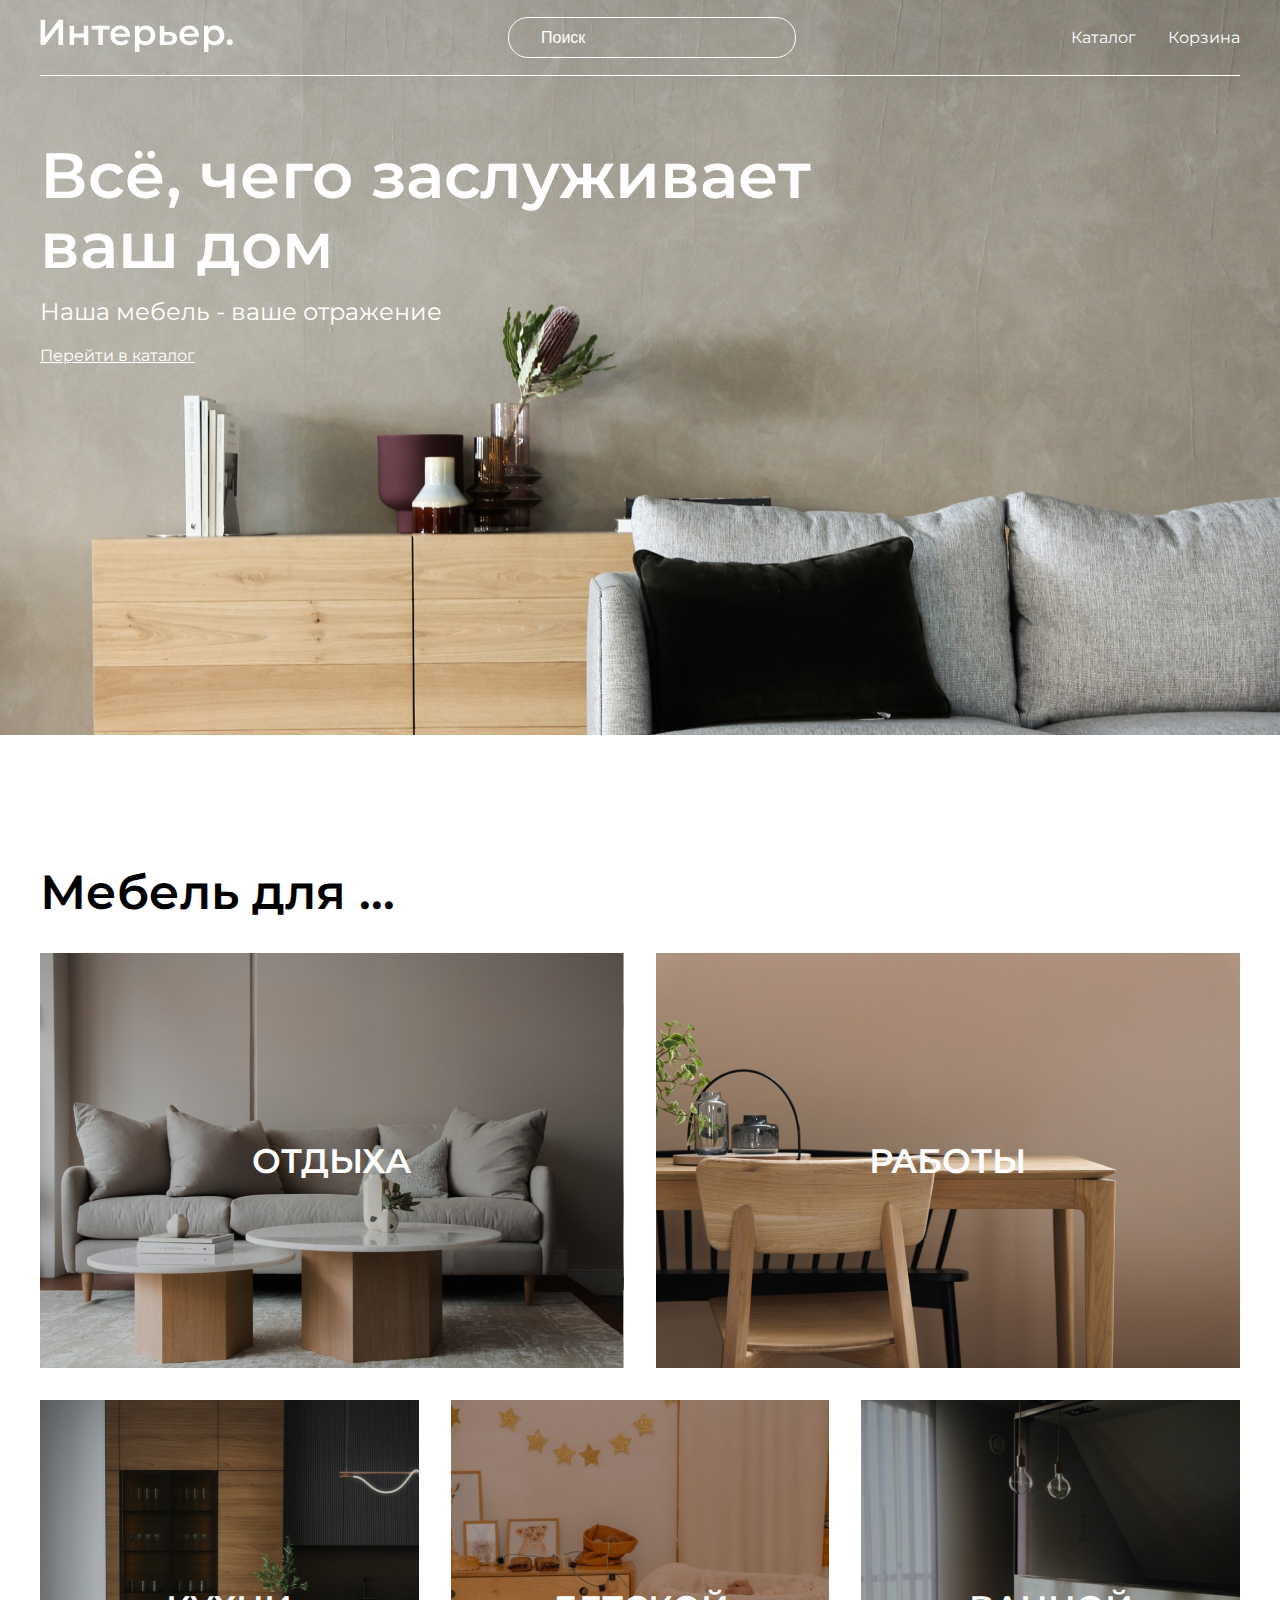
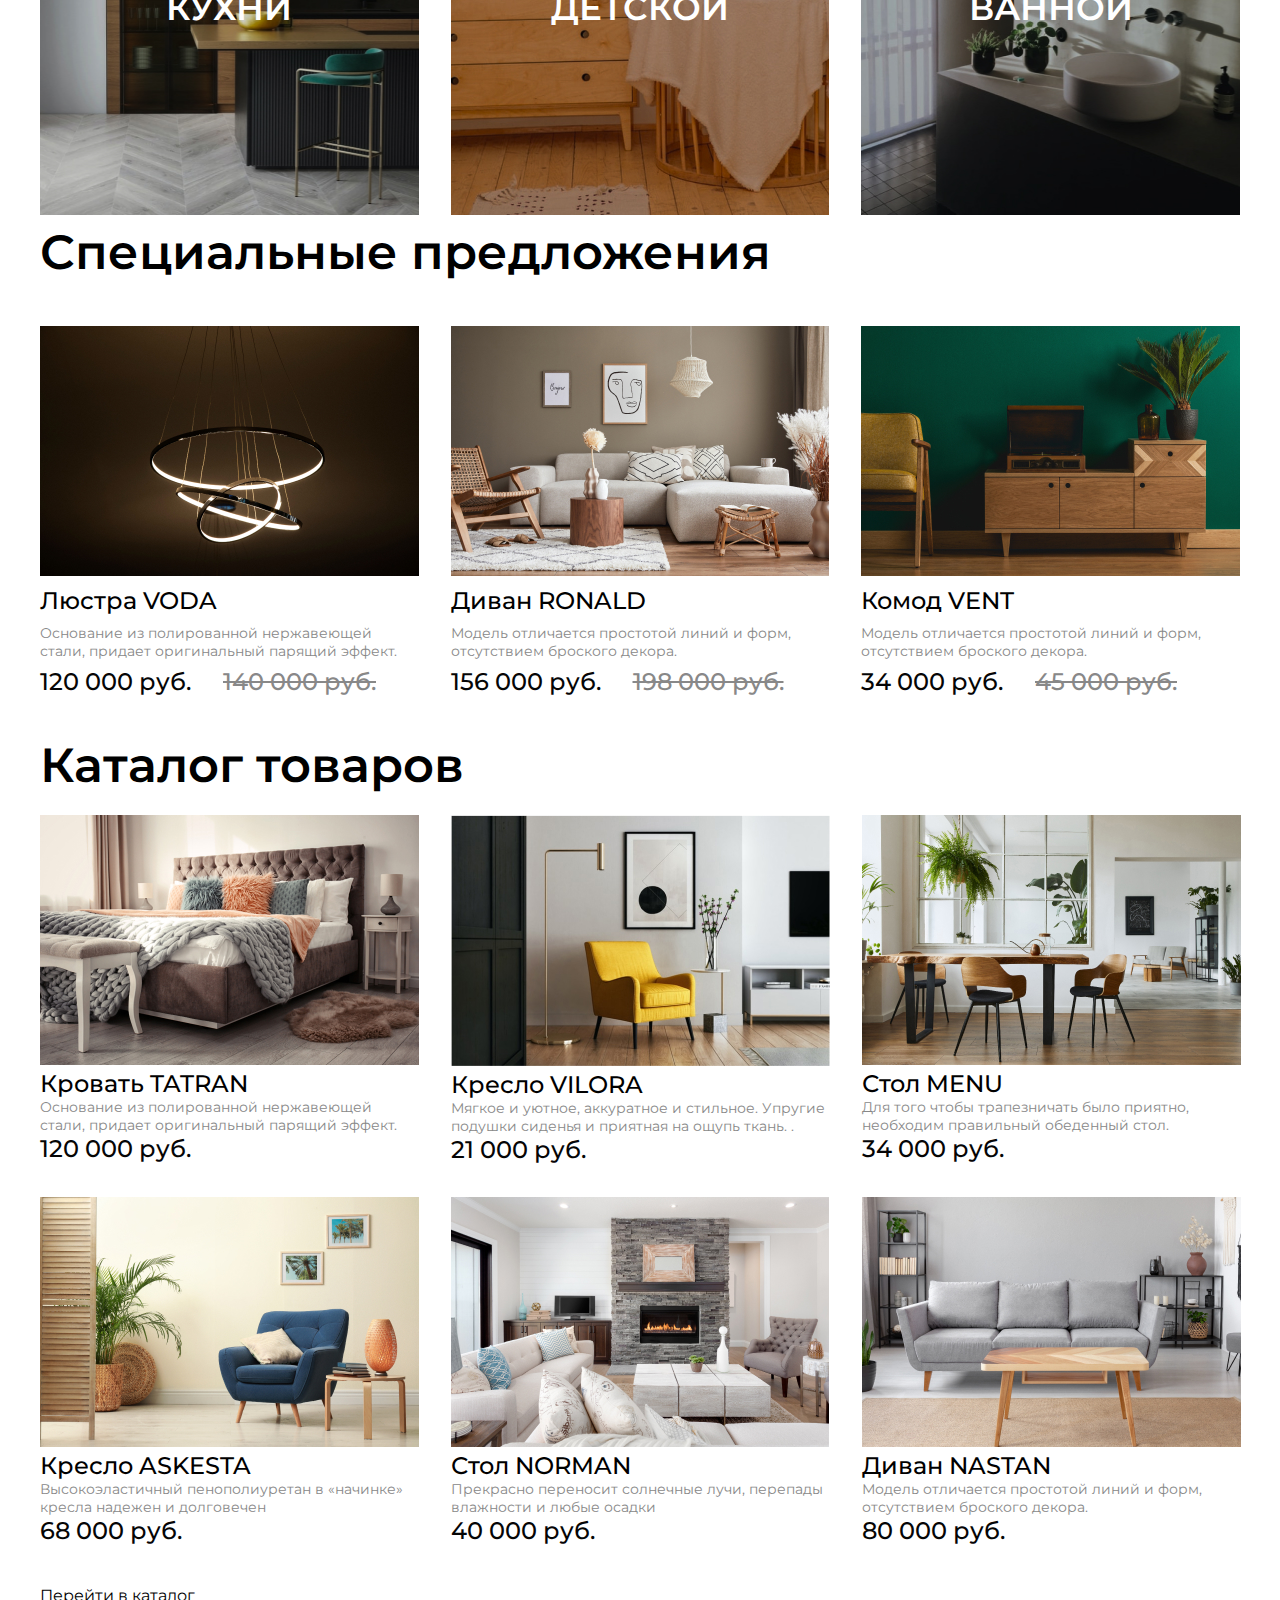
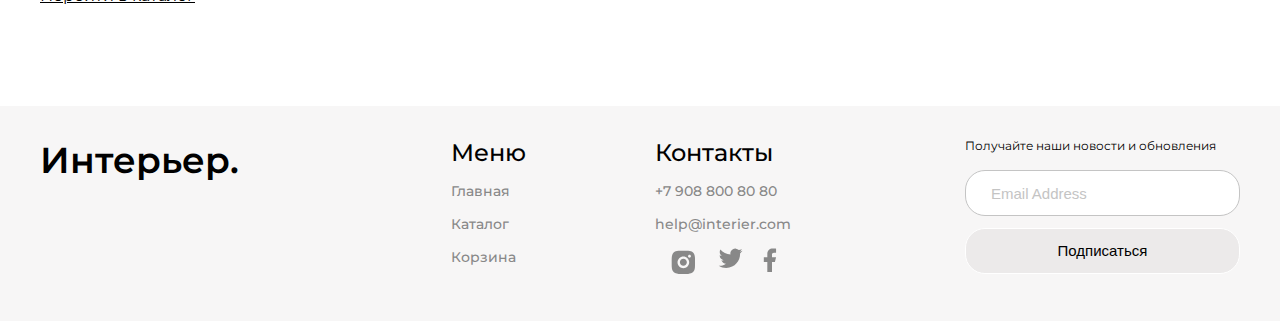
<file: index.html>
<!DOCTYPE html>
<html lang="ru">

<head>
    <meta charset="UTF-8">
    <meta name="viewport" content="width=device-width, initial-scale=1.0">
    <title>Главная страница</title>
    <link rel="preconnect" href="https://fonts.googleapis.com">
    <link rel="preconnect" href="https://fonts.gstatic.com" crossorigin>
    <link href="https://fonts.googleapis.com/css2?family=Montserrat:wght@400;500;600&display=swap" rel="stylesheet">
    <link rel="stylesheet" href="style.css">
</head>

<body>

    <div class="top center">
        <header class="header">
            <a class="logo" chref="index.html"><img src="img/logo.svg" alt="логотип"></a>
            <input placeholder="Поиск" class="search" type="text">
            <nav class="buttons">
                <a class="top_buttons" href="catalog.html">Каталог</a>
                <a class="top_buttons" href="basket.html">Корзина</a>
            </nav>
            <div class="buttons-mobile">
                <a href="#"><svg width="20" height="19" viewBox="0 0 20 19" fill="none" xmlns="http://www.w3.org/2000/svg">
                    <g clip-path="url(#clip0_310_614)">
                    <path d="M5.7515 2.99141C4.59282 4.14838 3.91891 5.70363 3.86709 7.34023C3.81528 8.97682 4.38946 10.5716 5.47264 11.7995C6.55581 13.0275 8.06645 13.7962 9.69672 13.9491C11.2973 14.0991 12.8949 13.6444 14.1757 12.6766L17.5069 16.0085L17.5069 16.0085C17.5897 16.0914 17.6881 16.1571 17.7963 16.2019C17.9046 16.2468 18.0206 16.2698 18.1377 16.2698C18.2549 16.2698 18.3709 16.2468 18.4791 16.2019C18.5873 16.1571 18.6857 16.0914 18.7685 16.0085C18.8514 15.9257 18.9171 15.8274 18.9619 15.7191C19.0068 15.6109 19.0298 15.4949 19.0298 15.3777C19.0298 15.2606 19.0068 15.1446 18.9619 15.0363C18.9171 14.9281 18.8514 14.8298 18.7685 14.7469L18.7685 14.7469L15.4368 11.416C16.4021 10.135 16.8547 8.53846 16.7038 6.93943C16.5501 5.31054 15.7816 3.80139 14.5547 2.719C13.3277 1.63662 11.7345 1.06232 10.0992 1.11292C8.46381 1.16352 6.90917 1.83523 5.7515 2.99141ZM5.7515 2.99141L5.82216 3.06217L5.7515 2.99141ZM13.5895 4.25366C14.0271 4.68416 14.3751 5.19703 14.6135 5.76269C14.8518 6.32835 14.9758 6.93561 14.9783 7.54944C14.9808 8.16327 14.8618 8.77152 14.628 9.3391C14.3943 9.90669 14.0505 10.4224 13.6164 10.8564C13.1824 11.2905 12.6667 11.6343 12.0991 11.868C11.5315 12.1018 10.9233 12.2208 10.3094 12.2183C9.6956 12.2158 9.08834 12.0918 8.52268 11.8535C7.95702 11.6151 7.44415 11.2671 7.01365 10.8295C6.15334 9.95509 5.67341 8.77613 5.6784 7.54944C5.6834 6.32275 6.17291 5.14773 7.04032 4.28033C7.90772 3.41292 9.08274 2.92341 10.3094 2.91841C11.5361 2.91342 12.7151 3.39335 13.5895 4.25366Z" fill="white" stroke="white" stroke-width="0.2"/>
                    </g>
                    <defs>
                    <clipPath id="clip0_310_614">
                    <rect width="19" height="19" fill="white" transform="translate(0.800537)"/>
                    </clipPath>
                    </defs>
                    </svg>
                    </a>
                <a href="catalog.html"><svg width="20" height="21" viewBox="0 0 20 21" fill="none" xmlns="http://www.w3.org/2000/svg">
                    <rect x="0.800537" y="0.900024" width="4.57143" height="4.57143" fill="white"/>
                    <rect x="0.800537" y="8.21436" width="4.57143" height="4.57143" fill="white"/>
                    <rect x="0.800537" y="15.5286" width="4.57143" height="4.57143" fill="white"/>
                    <rect x="8.11401" y="8.21436" width="4.57143" height="4.57143" fill="white"/>
                    <rect x="8.11401" y="15.5286" width="4.57143" height="4.57143" fill="white"/>
                    <rect x="8.11401" y="0.900024" width="4.57143" height="4.57143" fill="white"/>
                    <rect x="15.4285" y="8.21436" width="4.57143" height="4.57143" fill="white"/>
                    <rect x="15.4285" y="15.5286" width="4.57143" height="4.57143" fill="white"/>
                    <rect x="15.4285" y="0.900024" width="4.57143" height="4.57143" fill="white"/>
                    </svg>
                    </a>
                <a href="basket.html"><svg width="25" height="25" viewBox="0 0 25 25" fill="none" xmlns="http://www.w3.org/2000/svg">
                    <path d="M14.5834 20.8333C15.1359 20.8333 15.6658 20.6138 16.0566 20.2231C16.4473 19.8324 16.6667 19.3025 16.6667 18.75C16.6667 18.1974 16.4473 17.6675 16.0566 17.2768C15.6658 16.8861 15.1359 16.6666 14.5834 16.6666C14.0309 16.6666 13.501 16.8861 13.1103 17.2768C12.7196 17.6675 12.5001 18.1974 12.5001 18.75C12.5001 19.3025 12.7196 19.8324 13.1103 20.2231C13.501 20.6138 14.0309 20.8333 14.5834 20.8333ZM7.29174 20.8333C7.84428 20.8333 8.37418 20.6138 8.76488 20.2231C9.15558 19.8324 9.37508 19.3025 9.37508 18.75C9.37508 18.1974 9.15558 17.6675 8.76488 17.2768C8.37418 16.8861 7.84428 16.6666 7.29174 16.6666C6.73921 16.6666 6.20931 16.8861 5.81861 17.2768C5.4279 17.6675 5.20841 18.1974 5.20841 18.75C5.20841 19.3025 5.4279 19.8324 5.81861 20.2231C6.20931 20.6138 6.73921 20.8333 7.29174 20.8333ZM20.873 6.16975C21.133 6.16136 21.3796 6.05217 21.5606 5.86525C21.7416 5.67834 21.8428 5.42836 21.8428 5.16819C21.8428 4.90801 21.7416 4.65804 21.5606 4.47112C21.3796 4.28421 21.133 4.17501 20.873 4.16663H19.674C18.7345 4.16663 17.922 4.81871 17.7178 5.73538L16.4126 11.6125C16.2084 12.5291 15.3959 13.1812 14.4563 13.1812H6.63133L5.12924 7.17079H14.8636C15.1212 7.15904 15.3644 7.04844 15.5425 6.86199C15.7206 6.67555 15.82 6.42761 15.82 6.16975C15.82 5.91189 15.7206 5.66395 15.5425 5.47751C15.3644 5.29106 15.1212 5.18046 14.8636 5.16871H5.12924C4.82473 5.16862 4.5242 5.23796 4.25051 5.37145C3.97682 5.50495 3.73716 5.69909 3.54976 5.93911C3.36236 6.17913 3.23215 6.45872 3.16903 6.75662C3.10591 7.05452 3.11154 7.36289 3.1855 7.65829L4.68758 13.6666C4.79586 14.1002 5.046 14.485 5.39821 14.7601C5.75042 15.0351 6.18447 15.1844 6.63133 15.1843H14.4563C15.368 15.1845 16.2524 14.8736 16.9636 14.3032C17.6748 13.7327 18.1701 12.9368 18.3678 12.0468L19.674 6.16975H20.873Z" fill="white"/>
                    </svg>
                    </a>
            </div>
        </header>
        <section class="top_content">
            <h1 class="slogan">Всё, чего заслуживает ваш дом</h1>
            <p class="excerpt">Наша мебель - ваше отражение</p>
            <a class="link_catalog" href="catalog.html">Перейти в каталог</a>
        </section>
    </div>
    <div class="content_for center">
        <h2 class="header_for">Мебель для ...</h2>
        <div class="box_for">
            <div class="product_for big_for items_for1">ОТДЫХА</div>
            <div class="product_for big_for items_for2">РАБОТЫ</div>
            <div class="product_for items_for3">КУХНИ</div>
            <div class="product_for items_for4">ДЕТСКОЙ</div>
            <div class="product_for items_for5">ВАННОЙ</div>
        </div>
    </div>
    <div class="block1 center">
        <h2 class="Special_offers">Специальные предложения</h2>
        <div class="product_box">
            <div class="product">
                <img class="product_img" src="img/products/chandelier.jpg" alt="Люстра_VODA">
                <a class="name_product" href="product1.html"> Люстра VODA</a>
                <p class="content_product">Основание из полированной нержавеющей стали, придает оригинальный парящий
                    эффект.</p>
                <div class="prices">
                    <p class="price_new"> 120 000 руб.</p>
                    <p class="price_old">140 000 руб.</p>
                </div>
            </div>
            <div class="product">
                <img src="img/products/Sofa Roland.jpg" alt="Диван_Roland">
                <a class="name_product" href="product1.html">Диван RONALD</a>
                <p class="content_product">Модель отличается простотой линий и форм, отсутствием броского декора.</p>
                <div class="prices">
                    <p class="price_new"> 156 000 руб.</p>
                    <p class="price_old">198 000 руб.</p>
                </div>
            </div>
            <div class="product">
                <img src="img/products/Vent.jpg" alt="Комод_Vent">
                <a class="name_product" href="product1.html">Комод VENT</a>
                <p class="content_product">Модель отличается простотой линий и форм, отсутствием броского декора.</p>
                <div class="prices">
                    <p class="price_new"> 34 000 руб.</p>
                    <p class="price_old">45 000 руб.</p>
                </div>
            </div>
        </div>
    </div>
    <div class="block2 center">
        <h2 class="catalog_objects">Каталог товаров</h2>
        <div class="object_box">
            <div class="object">
                <img class="object_img" src="img/products/Tatran.jpg" alt="Кровать_TATRAN">
                <p class="name_object">Кровать TATRAN</p>
                <p class="content_object">Основание из полированной нержавеющей стали, придает оригинальный парящий
                    эффект.
                </p>
                <p class="price_object">120 000 руб.</p>
            </div>
            <div class="object">
                <img class="object_img" src="img/products/product1.jpg" alt="Кресло VILORA">
                <p class="name_object">Кресло VILORA</p>
                <p class="content_object">Мягкое и уютное, аккуратное и стильное. Упругие подушки сиденья и приятная на
                    ощупь ткань. .</p>
                <p class="price_object">21 000 руб.</p>
            </div>
            <div class="object">
                <img class="object_img" src="img/products/table Menu.jpg" alt="Стол MENU">
                <p class="name_object">Стол MENU</p>
                <p class="content_object">Для того чтобы трапезничать было приятно, необходим правильный обеденный стол.
                </p>
                <p class="price_object">34 000 руб.</p>
            </div>
            <div class="object">
                <img class="object_img" src="img/products/Askesta.jpg" alt="Кресло ASKESTA">
                <p class="name_object">Кресло ASKESTA</p>
                <p class="content_object">Высокоэластичный пенополиуретан в «начинке» кресла надежен и долговечен</p>
                <p class="price_object">68 000 руб.</p>
            </div>
            <div class="object">
                <img class="object_img" src="img/products/table NORMAN.jpg" alt="Стол NORMAN">
                <p class="name_object">Стол NORMAN</p>
                <p class="content_object">Прекрасно переносит солнечные лучи, перепады влажности и любые осадки</p>
                <p class="price_object">40 000 руб.</p>
            </div>
            <div class="object">
                <img class="object_img" src="img/products/Диван NASTAN.jpg" alt="Диван NASTAN">
                <p class="name_object">Диван NASTAN</p>
                <p class="content_object">Модель отличается простотой линий и форм, отсутствием броского декора. </p>
                <p class="price_object">80 000 руб.</p>
            </div>
        </div>
        <div>
            <a class="link_catalog_bottom center" href="catalog.html">Перейти в каталог</a>
        </div>
    </div>

    <footer class="footer center">
        <div class="footer_menu">
            <a href="index.html" class="footer_logo"> Интерьер.</a>
            <div class="footer_content">
                <div class="footer_info">
                    <nav class="footer_item">
                        <h4 class="Menu">Меню</h4>
                        <a class="footer_link" href="index.html">Главная</a>
                        <a class="footer_link" href="catalog.html">Каталог</a>
                        <a class="footer_link" href="basket.html">Корзина</a>
                    </nav>
                    <div class="footer_item">
                        <h4 class="header_contacts">Контакты</h4>
                        <a class="footer_link" href="tel:+79088008080">+7 908 800 80 80</a>
                        <a class="footer_link"
                            href="mailto:help@interier.com&body=Привет?subject=Вопрос?">help@interier.com</a>
                        <div class="footer_ikons">
                            <a href="#"><img src="img/inst.svg" alt="инстаграмм"></a>
                            <a href="#"><img src="img/twitter.svg" alt="твиттер"></a>
                            <a href="#"><img src="img/facebook.svg" alt="фэйсбук"></a>
                        </div>
                    </div>
                </div>
                <form class="action_news" action="#">
                    <p class="news">Получайте наши новости и обновления</p>
                    <input class="email" type="email" placeholder="Email Address">
                    <button class="footer_button">Подписаться</button>
                </form>
            </div>
        </div>

    </footer>
</body>

</html>
</file>
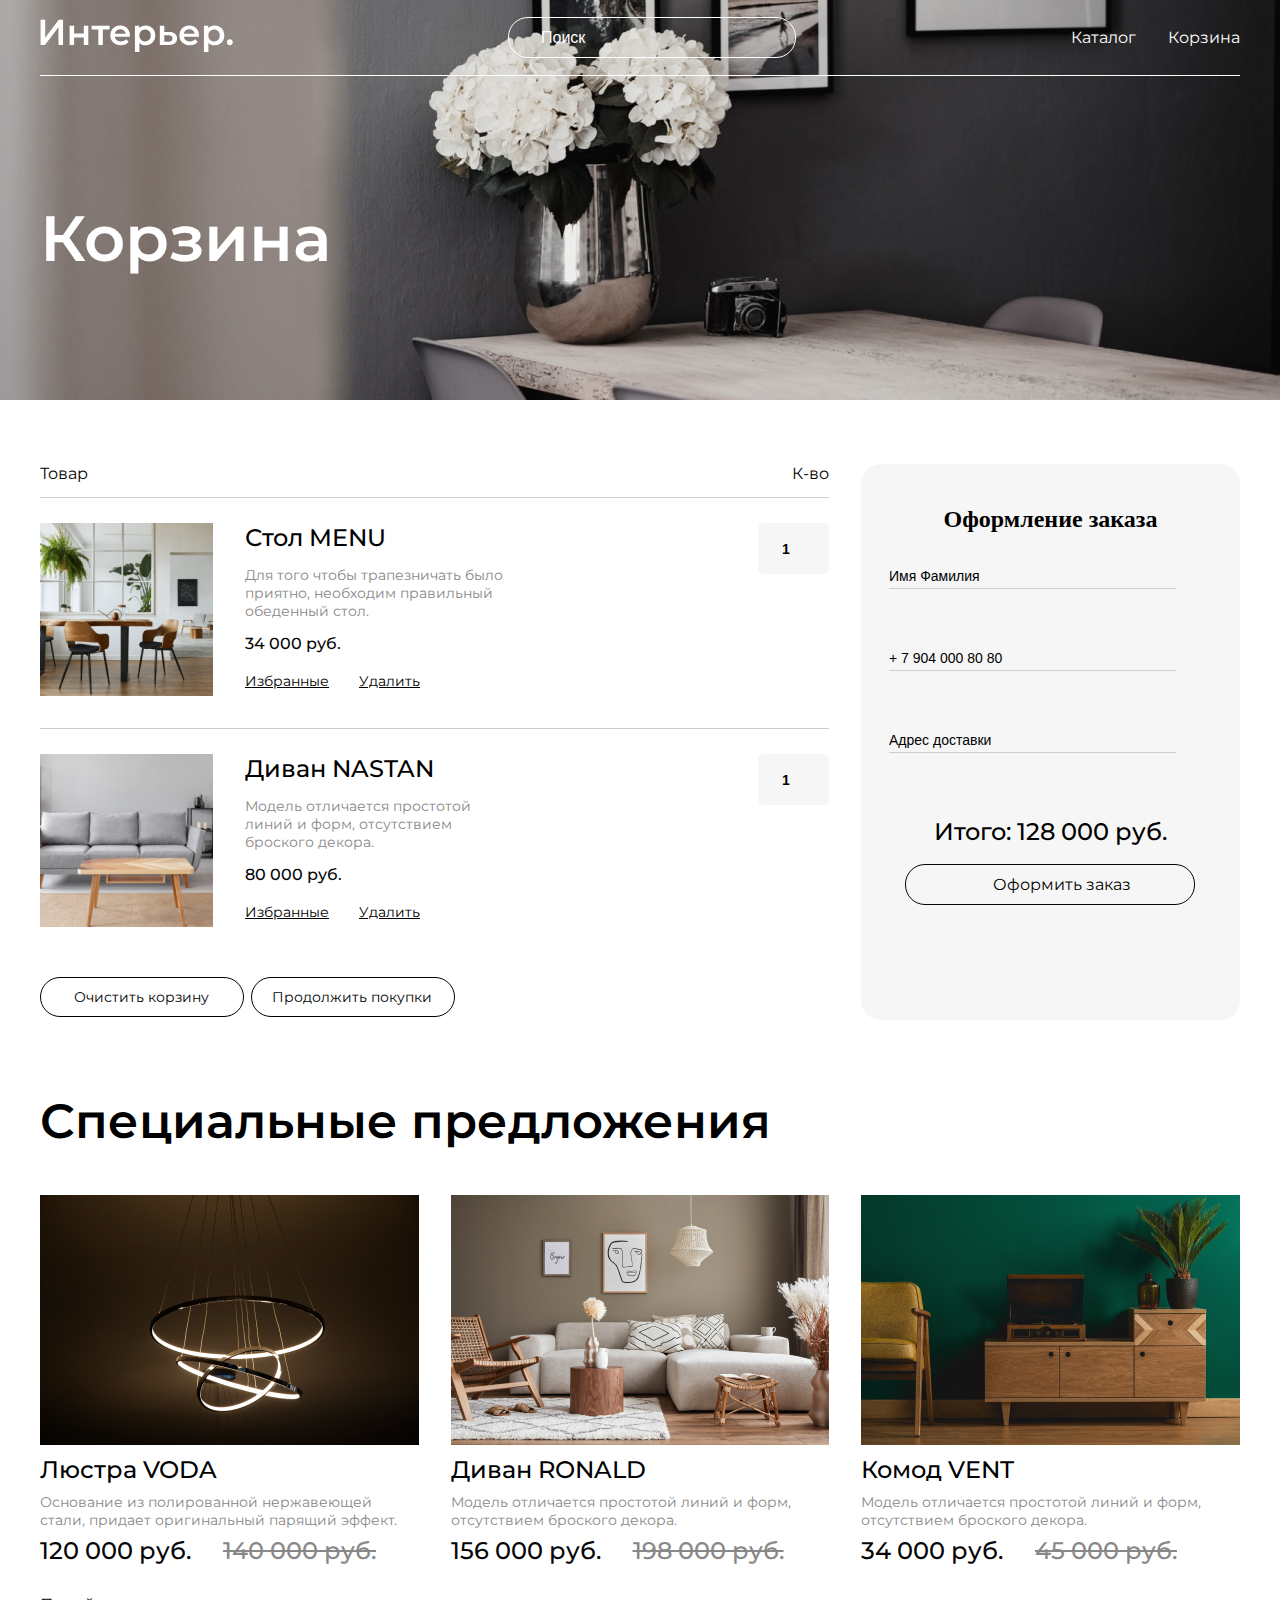
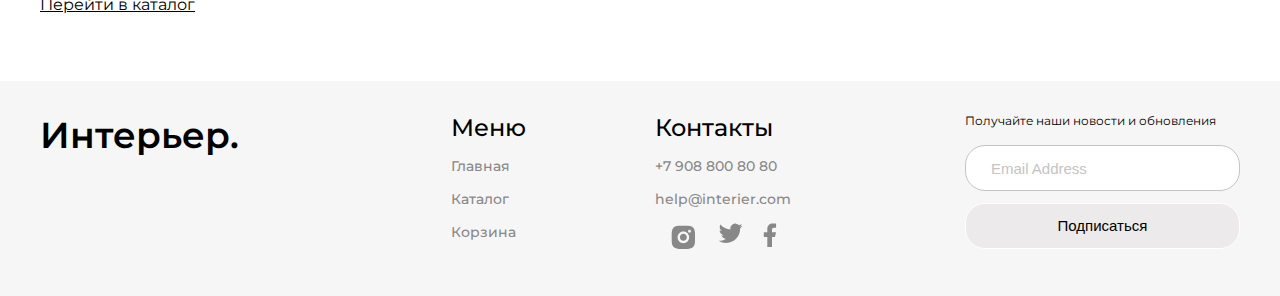
<file: basket.html>
<!DOCTYPE html>
<html lang="ru">

<head>
    <meta charset="UTF-8">
    <meta name="viewport" content="width=device-width, initial-scale=1.0">
    <title>Корзина</title>
    <link rel="preconnect" href="https://fonts.googleapis.com">
    <link rel="preconnect" href="https://fonts.gstatic.com" crossorigin>
    <link href="https://fonts.googleapis.com/css2?family=Montserrat:wght@400;500;600&display=swap" rel="stylesheet">
    <link rel="stylesheet" href="style.css">
</head>

<body>

    <div class="top_basket center">
        <header class="header">
            <a class="logo" chref="index.html"><img class="logo_img" src="img/logo.svg" alt="логотип"></a>
            <input placeholder="Поиск" class="search" type="text">
            <nav class="buttons">
                <a class="top_buttons" href="catalog.html">Каталог</a>
                <a class="top_buttons" href="basket.html">Корзина</a>
            </nav>
            <div class="buttons-mobile">
                <a href="#"><svg width="20" height="19" viewBox="0 0 20 19" fill="none" xmlns="http://www.w3.org/2000/svg">
                    <g clip-path="url(#clip0_310_614)">
                    <path d="M5.7515 2.99141C4.59282 4.14838 3.91891 5.70363 3.86709 7.34023C3.81528 8.97682 4.38946 10.5716 5.47264 11.7995C6.55581 13.0275 8.06645 13.7962 9.69672 13.9491C11.2973 14.0991 12.8949 13.6444 14.1757 12.6766L17.5069 16.0085L17.5069 16.0085C17.5897 16.0914 17.6881 16.1571 17.7963 16.2019C17.9046 16.2468 18.0206 16.2698 18.1377 16.2698C18.2549 16.2698 18.3709 16.2468 18.4791 16.2019C18.5873 16.1571 18.6857 16.0914 18.7685 16.0085C18.8514 15.9257 18.9171 15.8274 18.9619 15.7191C19.0068 15.6109 19.0298 15.4949 19.0298 15.3777C19.0298 15.2606 19.0068 15.1446 18.9619 15.0363C18.9171 14.9281 18.8514 14.8298 18.7685 14.7469L18.7685 14.7469L15.4368 11.416C16.4021 10.135 16.8547 8.53846 16.7038 6.93943C16.5501 5.31054 15.7816 3.80139 14.5547 2.719C13.3277 1.63662 11.7345 1.06232 10.0992 1.11292C8.46381 1.16352 6.90917 1.83523 5.7515 2.99141ZM5.7515 2.99141L5.82216 3.06217L5.7515 2.99141ZM13.5895 4.25366C14.0271 4.68416 14.3751 5.19703 14.6135 5.76269C14.8518 6.32835 14.9758 6.93561 14.9783 7.54944C14.9808 8.16327 14.8618 8.77152 14.628 9.3391C14.3943 9.90669 14.0505 10.4224 13.6164 10.8564C13.1824 11.2905 12.6667 11.6343 12.0991 11.868C11.5315 12.1018 10.9233 12.2208 10.3094 12.2183C9.6956 12.2158 9.08834 12.0918 8.52268 11.8535C7.95702 11.6151 7.44415 11.2671 7.01365 10.8295C6.15334 9.95509 5.67341 8.77613 5.6784 7.54944C5.6834 6.32275 6.17291 5.14773 7.04032 4.28033C7.90772 3.41292 9.08274 2.92341 10.3094 2.91841C11.5361 2.91342 12.7151 3.39335 13.5895 4.25366Z" fill="white" stroke="white" stroke-width="0.2"/>
                    </g>
                    <defs>
                    <clipPath id="clip0_310_614">
                    <rect width="19" height="19" fill="white" transform="translate(0.800537)"/>
                    </clipPath>
                    </defs>
                    </svg>
                    </a>
                <a href="catalog.html"><svg width="20" height="21" viewBox="0 0 20 21" fill="none" xmlns="http://www.w3.org/2000/svg">
                    <rect x="0.800537" y="0.900024" width="4.57143" height="4.57143" fill="white"/>
                    <rect x="0.800537" y="8.21436" width="4.57143" height="4.57143" fill="white"/>
                    <rect x="0.800537" y="15.5286" width="4.57143" height="4.57143" fill="white"/>
                    <rect x="8.11401" y="8.21436" width="4.57143" height="4.57143" fill="white"/>
                    <rect x="8.11401" y="15.5286" width="4.57143" height="4.57143" fill="white"/>
                    <rect x="8.11401" y="0.900024" width="4.57143" height="4.57143" fill="white"/>
                    <rect x="15.4285" y="8.21436" width="4.57143" height="4.57143" fill="white"/>
                    <rect x="15.4285" y="15.5286" width="4.57143" height="4.57143" fill="white"/>
                    <rect x="15.4285" y="0.900024" width="4.57143" height="4.57143" fill="white"/>
                    </svg>
                    </a>
                <a href="basket.html"><svg width="25" height="25" viewBox="0 0 25 25" fill="none" xmlns="http://www.w3.org/2000/svg">
                    <path d="M14.5834 20.8333C15.1359 20.8333 15.6658 20.6138 16.0566 20.2231C16.4473 19.8324 16.6667 19.3025 16.6667 18.75C16.6667 18.1974 16.4473 17.6675 16.0566 17.2768C15.6658 16.8861 15.1359 16.6666 14.5834 16.6666C14.0309 16.6666 13.501 16.8861 13.1103 17.2768C12.7196 17.6675 12.5001 18.1974 12.5001 18.75C12.5001 19.3025 12.7196 19.8324 13.1103 20.2231C13.501 20.6138 14.0309 20.8333 14.5834 20.8333ZM7.29174 20.8333C7.84428 20.8333 8.37418 20.6138 8.76488 20.2231C9.15558 19.8324 9.37508 19.3025 9.37508 18.75C9.37508 18.1974 9.15558 17.6675 8.76488 17.2768C8.37418 16.8861 7.84428 16.6666 7.29174 16.6666C6.73921 16.6666 6.20931 16.8861 5.81861 17.2768C5.4279 17.6675 5.20841 18.1974 5.20841 18.75C5.20841 19.3025 5.4279 19.8324 5.81861 20.2231C6.20931 20.6138 6.73921 20.8333 7.29174 20.8333ZM20.873 6.16975C21.133 6.16136 21.3796 6.05217 21.5606 5.86525C21.7416 5.67834 21.8428 5.42836 21.8428 5.16819C21.8428 4.90801 21.7416 4.65804 21.5606 4.47112C21.3796 4.28421 21.133 4.17501 20.873 4.16663H19.674C18.7345 4.16663 17.922 4.81871 17.7178 5.73538L16.4126 11.6125C16.2084 12.5291 15.3959 13.1812 14.4563 13.1812H6.63133L5.12924 7.17079H14.8636C15.1212 7.15904 15.3644 7.04844 15.5425 6.86199C15.7206 6.67555 15.82 6.42761 15.82 6.16975C15.82 5.91189 15.7206 5.66395 15.5425 5.47751C15.3644 5.29106 15.1212 5.18046 14.8636 5.16871H5.12924C4.82473 5.16862 4.5242 5.23796 4.25051 5.37145C3.97682 5.50495 3.73716 5.69909 3.54976 5.93911C3.36236 6.17913 3.23215 6.45872 3.16903 6.75662C3.10591 7.05452 3.11154 7.36289 3.1855 7.65829L4.68758 13.6666C4.79586 14.1002 5.046 14.485 5.39821 14.7601C5.75042 15.0351 6.18447 15.1844 6.63133 15.1843H14.4563C15.368 15.1845 16.2524 14.8736 16.9636 14.3032C17.6748 13.7327 18.1701 12.9368 18.3678 12.0468L19.674 6.16975H20.873Z" fill="white"/>
                    </svg>
                    </a>
            </div>
        </header>
        <h1 class="basket_header">Корзина</h1>
    </div>
    <div class="basket center">
        <div class="basket_content">
            <div class="basket_name-box">
                <p>Товар</p>
                <p>К-во</p>
            </div>
            <div class="basket_item">
                <div class="basket_left">
                    <img class="basket_img" src="img/Basket_page/product1.jpg" alt="">
                    <div class="basket_info">
                        <a class="basket_name" href="#">Стол MENU</a>
                        <p class="basket_description">Для того чтобы трапезничать было приятно, необходим правильный
                            обеденный стол.</p>
                        <p class="basket_prise">34 000 руб.</p>
                        <div class="basket_link_box">
                            <a class="item_link" href="#">Избранные</a>
                            <a class="item_link" href="#">Удалить</a>
                        </div>
                    </div>
                </div>
                <input class="basket_input" type="number" value="1" min="1">
            </div>
            <div class="basket_item">
                <div class="basket_left">
                    <img class="basket_img" src="img/Basket_page/product2.jpg" alt="">
                    <div class="basket_info">
                        <a class="basket_name" href="#">Диван NASTAN</a>
                        <p class="basket_description">Модель отличается простотой линий и форм, отсутствием броского
                            декора.</p>
                        <p class="basket_prise">80 000 руб.</p>
                        <div class="basket_link_box">
                            <a class="item_link" href="#">Избранные</a>
                            <a class="item_link" href="#">Удалить</a>
                        </div>
                    </div>
                </div>
                <input class="basket_input" type="number" value="1" min="1">
            </div>
            <div class="basket_button_box">
                <a href="#" class="basket_button1">Очистить корзину</a>
                <a href="#" class="basket_button2">Продолжить покупки</a>
            </div>
        </div>
        <div class="basket_form form">
            <h3 class="form_heading">Оформление заказа</h3>
            <form class="form_box" action="#">
                <input class="form_item" type="text" placeholder="Имя Фамилия">
                <input class="form_item" type="text" placeholder="+ 7 904 000 80 80">
                <input class="form_item" type="text" placeholder="Адрес доставки">

            </form>
            <h3 class="form_total">Итого: 128 000 руб.</h3>
            <a href="#" class="form_button">Оформить заказ</a>
        </div>
    </div>
    
    <div class="block1 center">
        <h2 class="Special_offers">Специальные предложения</h2>
        <div class="product_box">
            <div class="product">
                <img class="product_img" src="img/products/chandelier.jpg" alt="Люстра_VODA">
                <a class="name_product" href="product1.html"> Люстра VODA</a>
                <p class="content_product">Основание из полированной нержавеющей стали, придает оригинальный парящий
                    эффект.</p>
                <div class="prices">
                    <p class="price_new"> 120 000 руб.</p>
                    <p class="price_old">140 000 руб.</p>
                </div>
            </div>
            <div class="product">
                <img src="img/products/Sofa Roland.jpg" alt="Диван_Roland">
                <a class="name_product" href="product1.html">Диван RONALD</a>
                <p class="content_product">Модель отличается простотой линий и форм, отсутствием броского декора.</p>
                <div class="prices">
                    <p class="price_new"> 156 000 руб.</p>
                    <p class="price_old">198 000 руб.</p>
                </div>
            </div>
            <div class="product">
                <img src="img/products/Vent.jpg" alt="Комод_Vent">
                <a class="name_product" href="product1.html">Комод VENT</a>
                <p class="content_product">Модель отличается простотой линий и форм, отсутствием броского декора.</p>
                <div class="prices">
                    <p class="price_new"> 34 000 руб.</p>
                    <p class="price_old">45 000 руб.</p>
                </div>
            </div>
        </div>
    </div>
    <div>
        <a class="link_catalog_bottom center" href="catalog.html">Перейти в каталог</a>
    </div>
    <footer class="footer center">
        <div class="footer_menu">
            <a href="index.html" class="footer_logo"> Интерьер.</a>
            <div class="footer_content">
                <div class="footer_info">
                    <nav class="footer_item">
                        <h4 class="Menu">Меню</h4>
                        <a class="footer_link" href="index.html">Главная</a>
                        <a class="footer_link" href="catalog.html">Каталог</a>
                        <a class="footer_link" href="basket.html">Корзина</a>
                    </nav>
                    <div class="footer_item">
                        <h4 class="header_contacts">Контакты</h4>
                        <a class="footer_link" href="tel:+79088008080">+7 908 800 80 80</a>
                        <a class="footer_link"
                            href="mailto:help@interier.com&body=Привет?subject=Вопрос?">help@interier.com</a>
                        <div class="footer_ikons">
                            <a href="#"><img src="img/inst.svg" alt="инстаграмм"></a>
                            <a href="#"><img src="img/twitter.svg" alt="твиттер"></a>
                            <a href="#"><img src="img/facebook.svg" alt="фэйсбук"></a>
                        </div>
                    </div>
                </div>
                <form class="action_news" action="#">
                    <p class="news">Получайте наши новости и обновления</p>
                    <input class="email" type="email" placeholder="Email Address">
                    <button class="footer_button">Подписаться</button>
                </form>
            </div>
        </div>

    </footer>
</body>

</html>
</file>
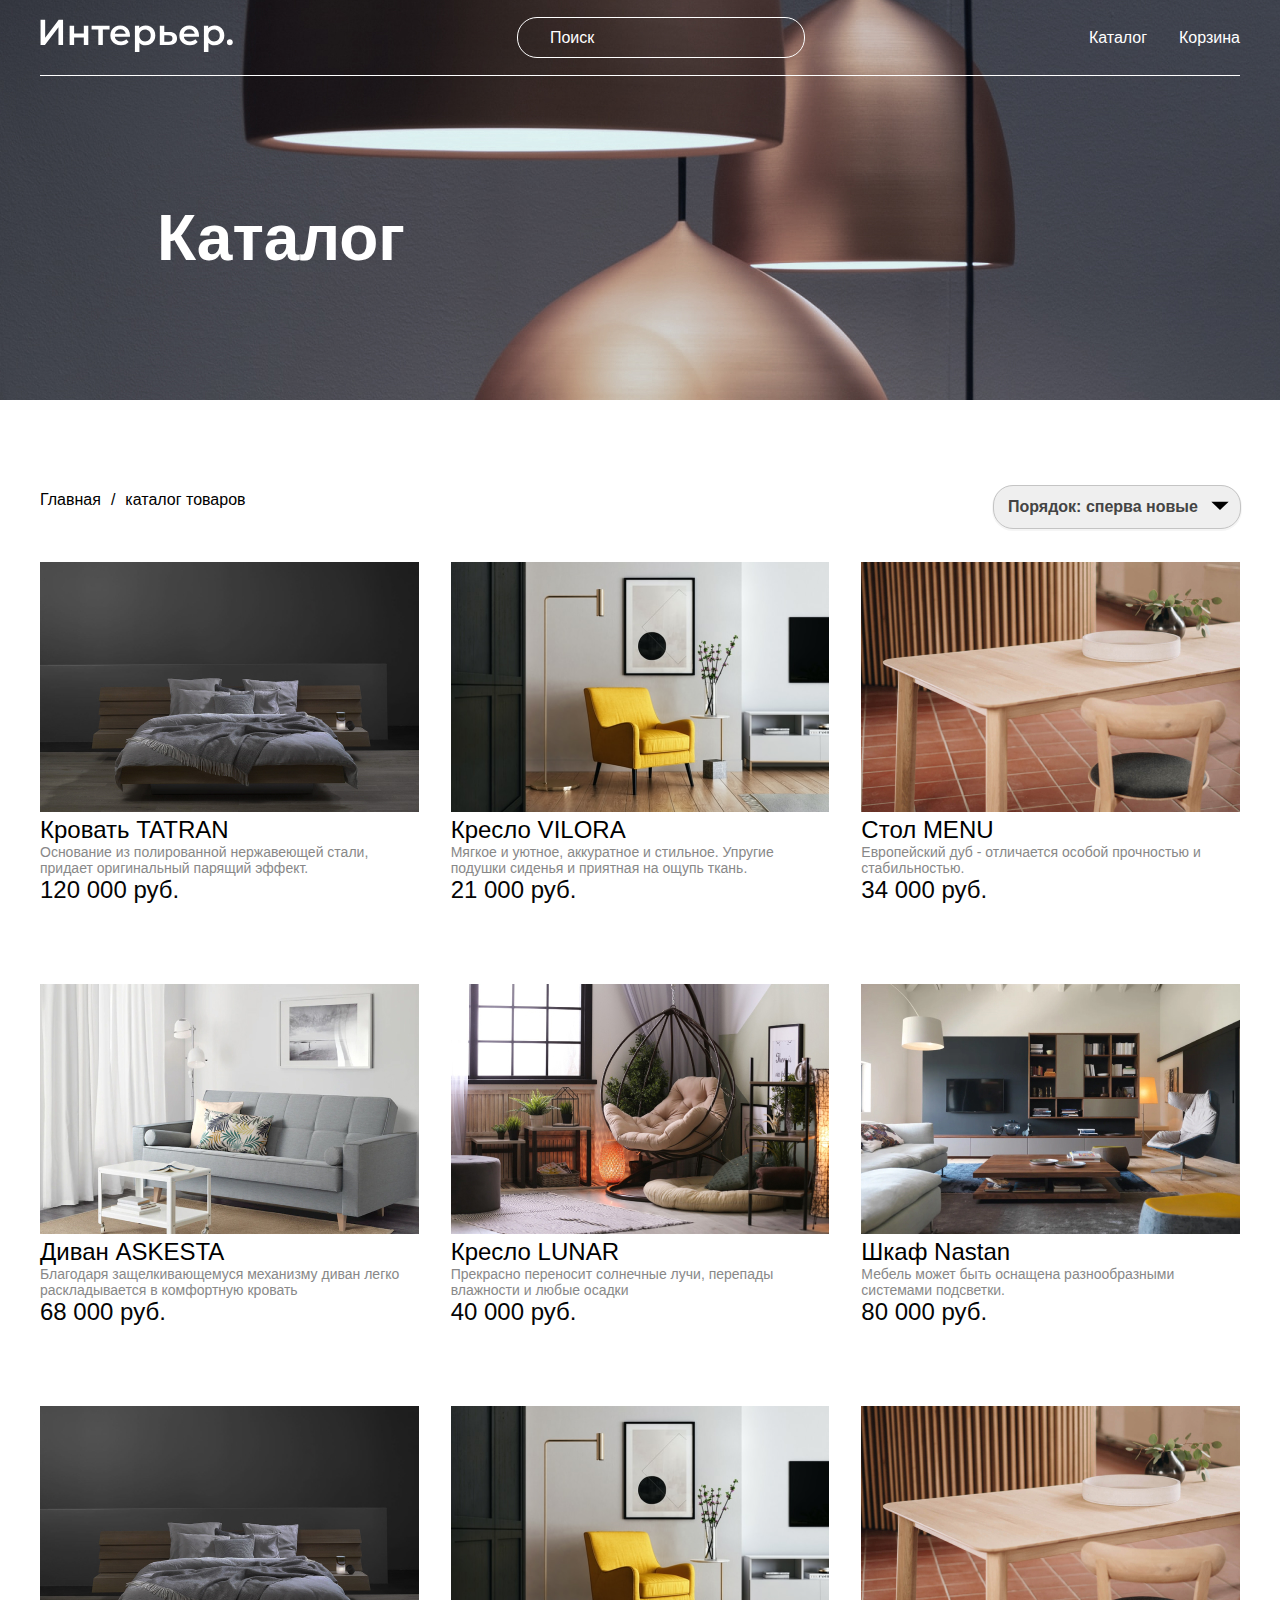
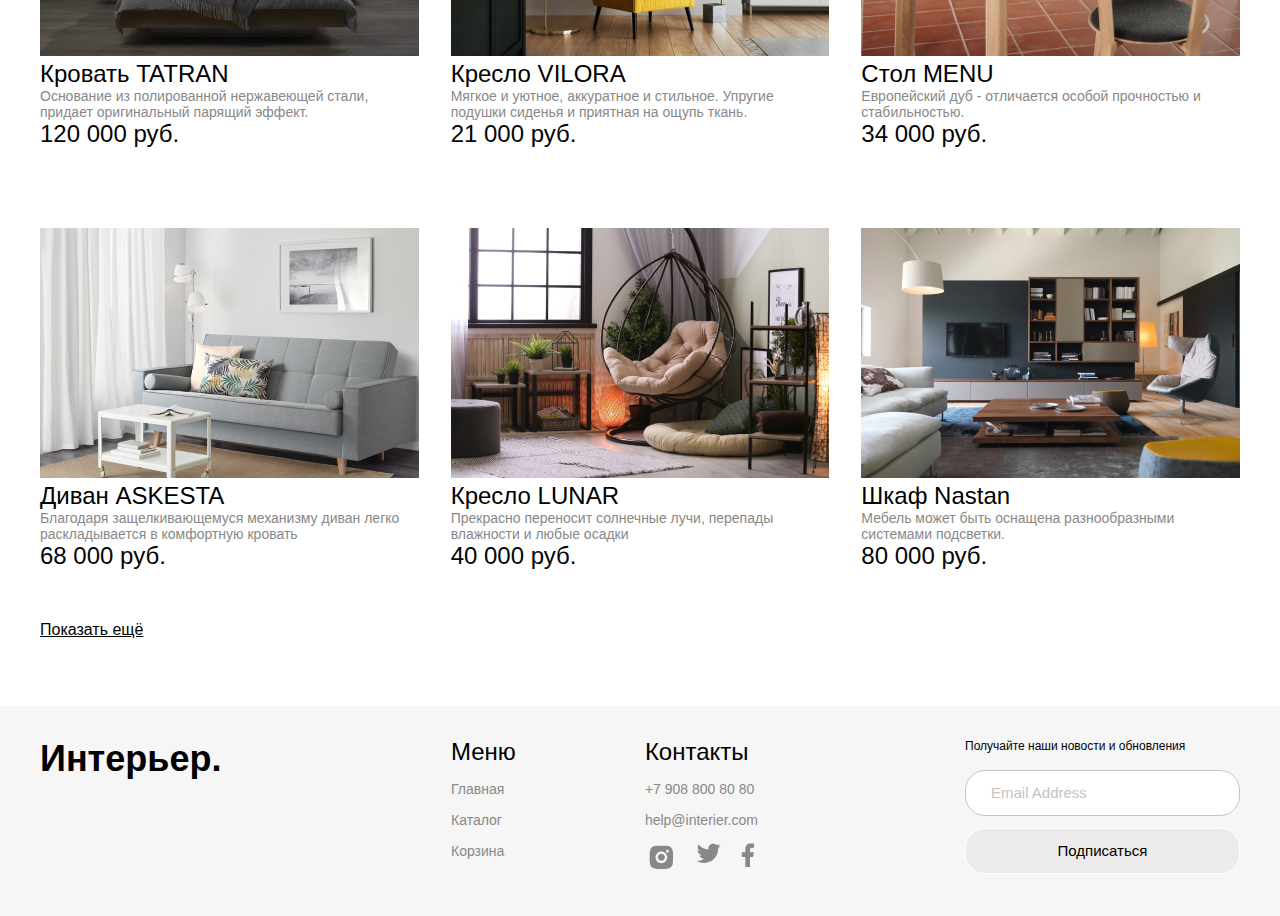
<file: catalog.html>
<!DOCTYPE html>
<html lang="ru">

<head>
    <meta charset="UTF-8">
    <meta name="viewport" content="width=device-width, initial-scale=1.0">
    <title>Каталог</title>
    <link rel="stylesheet" href="style.css">
</head>

<body>

    <div class="catalog_top center">
        <header class="header">
            <a class="logo" chref="index.html"><img class="logo_img" src="img/logo.svg" alt="логотип"></a>
            <input placeholder="Поиск" class="search" type="text">
            <nav class="buttons">
                <a class="top_buttons" href="catalog.html">Каталог</a>
                <a class="top_buttons" href="basket.html">Корзина</a>
            </nav>
            <div class="buttons-mobile">
                <a href="#"><svg width="20" height="19" viewBox="0 0 20 19" fill="none" xmlns="http://www.w3.org/2000/svg">
                    <g clip-path="url(#clip0_310_614)">
                    <path d="M5.7515 2.99141C4.59282 4.14838 3.91891 5.70363 3.86709 7.34023C3.81528 8.97682 4.38946 10.5716 5.47264 11.7995C6.55581 13.0275 8.06645 13.7962 9.69672 13.9491C11.2973 14.0991 12.8949 13.6444 14.1757 12.6766L17.5069 16.0085L17.5069 16.0085C17.5897 16.0914 17.6881 16.1571 17.7963 16.2019C17.9046 16.2468 18.0206 16.2698 18.1377 16.2698C18.2549 16.2698 18.3709 16.2468 18.4791 16.2019C18.5873 16.1571 18.6857 16.0914 18.7685 16.0085C18.8514 15.9257 18.9171 15.8274 18.9619 15.7191C19.0068 15.6109 19.0298 15.4949 19.0298 15.3777C19.0298 15.2606 19.0068 15.1446 18.9619 15.0363C18.9171 14.9281 18.8514 14.8298 18.7685 14.7469L18.7685 14.7469L15.4368 11.416C16.4021 10.135 16.8547 8.53846 16.7038 6.93943C16.5501 5.31054 15.7816 3.80139 14.5547 2.719C13.3277 1.63662 11.7345 1.06232 10.0992 1.11292C8.46381 1.16352 6.90917 1.83523 5.7515 2.99141ZM5.7515 2.99141L5.82216 3.06217L5.7515 2.99141ZM13.5895 4.25366C14.0271 4.68416 14.3751 5.19703 14.6135 5.76269C14.8518 6.32835 14.9758 6.93561 14.9783 7.54944C14.9808 8.16327 14.8618 8.77152 14.628 9.3391C14.3943 9.90669 14.0505 10.4224 13.6164 10.8564C13.1824 11.2905 12.6667 11.6343 12.0991 11.868C11.5315 12.1018 10.9233 12.2208 10.3094 12.2183C9.6956 12.2158 9.08834 12.0918 8.52268 11.8535C7.95702 11.6151 7.44415 11.2671 7.01365 10.8295C6.15334 9.95509 5.67341 8.77613 5.6784 7.54944C5.6834 6.32275 6.17291 5.14773 7.04032 4.28033C7.90772 3.41292 9.08274 2.92341 10.3094 2.91841C11.5361 2.91342 12.7151 3.39335 13.5895 4.25366Z" fill="white" stroke="white" stroke-width="0.2"/>
                    </g>
                    <defs>
                    <clipPath id="clip0_310_614">
                    <rect width="19" height="19" fill="white" transform="translate(0.800537)"/>
                    </clipPath>
                    </defs>
                    </svg>
                    </a>
                <a href="catalog.html"><svg width="20" height="21" viewBox="0 0 20 21" fill="none" xmlns="http://www.w3.org/2000/svg">
                    <rect x="0.800537" y="0.900024" width="4.57143" height="4.57143" fill="white"/>
                    <rect x="0.800537" y="8.21436" width="4.57143" height="4.57143" fill="white"/>
                    <rect x="0.800537" y="15.5286" width="4.57143" height="4.57143" fill="white"/>
                    <rect x="8.11401" y="8.21436" width="4.57143" height="4.57143" fill="white"/>
                    <rect x="8.11401" y="15.5286" width="4.57143" height="4.57143" fill="white"/>
                    <rect x="8.11401" y="0.900024" width="4.57143" height="4.57143" fill="white"/>
                    <rect x="15.4285" y="8.21436" width="4.57143" height="4.57143" fill="white"/>
                    <rect x="15.4285" y="15.5286" width="4.57143" height="4.57143" fill="white"/>
                    <rect x="15.4285" y="0.900024" width="4.57143" height="4.57143" fill="white"/>
                    </svg>
                    </a>
                <a href="basket.html"><svg width="25" height="25" viewBox="0 0 25 25" fill="none" xmlns="http://www.w3.org/2000/svg">
                    <path d="M14.5834 20.8333C15.1359 20.8333 15.6658 20.6138 16.0566 20.2231C16.4473 19.8324 16.6667 19.3025 16.6667 18.75C16.6667 18.1974 16.4473 17.6675 16.0566 17.2768C15.6658 16.8861 15.1359 16.6666 14.5834 16.6666C14.0309 16.6666 13.501 16.8861 13.1103 17.2768C12.7196 17.6675 12.5001 18.1974 12.5001 18.75C12.5001 19.3025 12.7196 19.8324 13.1103 20.2231C13.501 20.6138 14.0309 20.8333 14.5834 20.8333ZM7.29174 20.8333C7.84428 20.8333 8.37418 20.6138 8.76488 20.2231C9.15558 19.8324 9.37508 19.3025 9.37508 18.75C9.37508 18.1974 9.15558 17.6675 8.76488 17.2768C8.37418 16.8861 7.84428 16.6666 7.29174 16.6666C6.73921 16.6666 6.20931 16.8861 5.81861 17.2768C5.4279 17.6675 5.20841 18.1974 5.20841 18.75C5.20841 19.3025 5.4279 19.8324 5.81861 20.2231C6.20931 20.6138 6.73921 20.8333 7.29174 20.8333ZM20.873 6.16975C21.133 6.16136 21.3796 6.05217 21.5606 5.86525C21.7416 5.67834 21.8428 5.42836 21.8428 5.16819C21.8428 4.90801 21.7416 4.65804 21.5606 4.47112C21.3796 4.28421 21.133 4.17501 20.873 4.16663H19.674C18.7345 4.16663 17.922 4.81871 17.7178 5.73538L16.4126 11.6125C16.2084 12.5291 15.3959 13.1812 14.4563 13.1812H6.63133L5.12924 7.17079H14.8636C15.1212 7.15904 15.3644 7.04844 15.5425 6.86199C15.7206 6.67555 15.82 6.42761 15.82 6.16975C15.82 5.91189 15.7206 5.66395 15.5425 5.47751C15.3644 5.29106 15.1212 5.18046 14.8636 5.16871H5.12924C4.82473 5.16862 4.5242 5.23796 4.25051 5.37145C3.97682 5.50495 3.73716 5.69909 3.54976 5.93911C3.36236 6.17913 3.23215 6.45872 3.16903 6.75662C3.10591 7.05452 3.11154 7.36289 3.1855 7.65829L4.68758 13.6666C4.79586 14.1002 5.046 14.485 5.39821 14.7601C5.75042 15.0351 6.18447 15.1844 6.63133 15.1843H14.4563C15.368 15.1845 16.2524 14.8736 16.9636 14.3032C17.6748 13.7327 18.1701 12.9368 18.3678 12.0468L19.674 6.16975H20.873Z" fill="white"/>
                    </svg>
                    </a>
            </div>
        </header>
        <section class="catalog_top_content">
            <h1 class="catalog_header">Каталог</h1>
        </section>
    </div>
    <div class="catalog_content center">
        <div class="top_catalog_options">
            <nav class="top_links_catalog">
                <a class="links" href="index.html">Главная</a>
                <a class="links" href="catalog.html">каталог товаров</a>
            </nav>

            <div class="select">
                <select class="select-css">
                    <option value="Option">Порядок: сперва новые</option>
                    <option value="Option">Порядок: сперва дешевле</option>
                    <option value="Option">Порядок: по алфавиту</option>
                </select>
            </div>

        </div>
        <div class="catalog_products">
            <div class="position_block">
                <div class="position">
                    <img class="img_position" src="img/Catalog_page/product1.jpg" alt="Кровать_TATRAN">
                    <p class="name_position">Кровать TATRAN</p>
                    <p class="content_position">Основание из полированной нержавеющей стали, придает оригинальный
                        парящий эффект.</p>
                    <p class="price_position">120 000 руб.</p>
                </div>
                <div class="position">
                    <img class="img_position" src="img/Catalog_page/product2.png" alt="Кресло VILORA">
                    <p class="name_position">Кресло VILORA</p>
                    <p class="content_position">Мягкое и уютное, аккуратное и стильное. Упругие подушки сиденья и
                        приятная на ощупь ткань.</p>
                    <p class="price_position">21 000 руб.</p>
                </div>
                <div class="position">
                    <img class="img_position" src="img/Catalog_page/product3.jpg" alt="Стол MENU">
                    <p class="name_position">Стол MENU</p>
                    <p class="content_position">Европейский дуб - отличается особой прочностью и стабильностью.</p>
                    <p class="price_position">34 000 руб.</p>
                </div>
                <div class="position">
                    <img class="img_position" src="img/Catalog_page/product4.jpg" alt="Диван ASKESTA">
                    <p class="name_position">Диван ASKESTA</p>
                    <p class="content_position">Благодаря защелкивающемуся механизму диван легко раскладывается в
                        комфортную кровать</p>
                    <p class="price_position">68 000 руб.</p>
                </div>
                <div class="position">
                    <img class="img_position" src="img/Catalog_page/product5.jpg" alt="Кресло LUNAR">
                    <p class="name_position">Кресло LUNAR</p>
                    <p class="content_position">Прекрасно переносит солнечные лучи, перепады влажности и любые
                        осадки</p>
                    <p class="price_position">40 000 руб.</p>
                </div>
                <div class="position">
                    <img class="img_position" src="img/Catalog_page/product6.jpg" alt="Шкаф Nastan">
                    <p class="name_position">Шкаф Nastan</p>
                    <p class="content_position">Мебель может быть оснащена разнообразными системами подсветки.</p>
                    <p class="price_position">80 000 руб.</p>
                </div>
                <div class="position">
                    <img class="img_position" src="img/Catalog_page/product1.jpg" alt="Кровать_TATRAN">
                    <p class="name_position">Кровать TATRAN</p>
                    <p class="content_position">Основание из полированной нержавеющей стали, придает оригинальный
                        парящий эффект.</p>
                    <p class="price_position">120 000 руб.</p>
                </div>
                <div class="position">
                    <img class="img_position" src="img/Catalog_page/product2.png" alt="Кресло VILORA">
                    <p class="name_position">Кресло VILORA</p>
                    <p class="content_position">Мягкое и уютное, аккуратное и стильное. Упругие подушки сиденья и
                        приятная на ощупь ткань.</p>
                    <p class="price_position">21 000 руб.</p>
                </div>
                <div class="position">
                    <img class="img_position" src="img/Catalog_page/product3.jpg" alt="Стол MENU">
                    <p class="name_position">Стол MENU</p>
                    <p class="content_position">Европейский дуб - отличается особой прочностью и стабильностью.</p>
                    <p class="price_position">34 000 руб.</p>
                </div>
                <div class="position">
                    <img class="img_position" src="img/Catalog_page/product4.jpg" alt="Диван ASKESTA">
                    <p class="name_position">Диван ASKESTA</p>
                    <p class="content_position">Благодаря защелкивающемуся механизму диван легко раскладывается в
                        комфортную кровать</p>
                    <p class="price_position">68 000 руб.</p>
                </div>
                <div class="position">
                    <img class="img_position" src="img/Catalog_page/product5.jpg" alt="Кресло LUNAR">
                    <p class="name_position">Кресло LUNAR</p>
                    <p class="content_position">Прекрасно переносит солнечные лучи, перепады влажности и любые
                        осадки</p>
                    <p class="price_position">40 000 руб.</p>
                </div>
                <div class="position">
                    <img class="img_position" src="img/Catalog_page/product6.jpg" alt="Шкаф Nastan">
                    <p class="name_position">Шкаф Nastan</p>
                    <p class="content_position">Мебель может быть оснащена разнообразными системами подсветки.</p>
                    <p class="price_position">80 000 руб.</p>
                </div>
            </div>
        </div>
        <a class="link_catalog_bottom center" href="#">Показать ещё</a>
    </div>

    <footer class="footer center">
        <div class="footer_menu">
            <a href="index.html" class="footer_logo"> Интерьер.</a>
            <div class="footer_content">
                <div class="footer_info">
                    <nav class="footer_item">
                        <h4 class="Menu">Меню</h4>
                        <a class="footer_link" href="index.html">Главная</a>
                        <a class="footer_link" href="catalog.html">Каталог</a>
                        <a class="footer_link" href="basket.html">Корзина</a>
                    </nav>
                    <div class="footer_item">
                        <h4 class="header_contacts">Контакты</h4>
                        <a class="footer_link" href="tel:+79088008080">+7 908 800 80 80</a>
                        <a class="footer_link"
                            href="mailto:help@interier.com&body=Привет?subject=Вопрос?">help@interier.com</a>
                        <div class="footer_ikons">
                            <a href="#"><img src="img/inst.svg" alt="инстаграмм"></a>
                            <a href="#"><img src="img/twitter.svg" alt="твиттер"></a>
                            <a href="#"><img src="img/facebook.svg" alt="фэйсбук"></a>
                        </div>
                    </div>
                </div>
                <form class="action_news" action="#">
                    <p class="news">Получайте наши новости и обновления</p>
                    <input class="email" type="email" placeholder="Email Address">
                    <button class="footer_button">Подписаться</button>
                </form>
            </div>
        </div>

    </footer>
</body>


</html>
</file>
<file: style.css>
* {
  margin: 0;
  padding: 0;
}

a {
  text-decoration: none;
  color: gray;
}

body {
  font-family: "Poppins", sans-serif;
  font-family: "Montserrat", sans-serif;
}

.center {
  padding-left: calc(50% - 600px);
  padding-right: calc(50% - 600px);
}

.top {
  height: 735px;
  background-image: url(img/top\ background.jpg);
  background-repeat: no-repeat;
  background-position: center;
  background-size: cover;
  margin-bottom: 64px;
}

.catalog_top {
  height: 400px;
  background-image: url(img/Catalog_page/Catalog_header.jpg);
  background-repeat: no-repeat;
  background-position: center;
  background-size: cover;
  margin-bottom: 20px;
}

.header {
  height: 76px;
  display: flex;
  flex-wrap: wrap;
  justify-content: space-between;
  align-items: center;
  border-bottom: 1px solid #FFF;
}
.header .buttons-mobile {
  display: none;
}

.search {
  width: 288px;
  height: 41px;
  border-radius: 20px;
  border: 1px solid #FFF;
  background-color: transparent;
  outline: none;
  color: #FFF;
  font-size: 16px;
  font-style: normal;
  font-weight: 400;
  line-height: normal;
  padding-left: 32px;
  padding-right: 32px;
  box-sizing: border-box;
}

.search::-moz-placeholder {
  color: #FFF;
}

.search::placeholder {
  color: #FFF;
}

.buttons {
  display: flex;
  gap: 32px;
}

.top_buttons {
  font-size: 16px;
  line-height: 20px;
  color: #FFF;
  font-style: normal;
  font-weight: 400;
  line-height: normal;
}

.top_buttons:hover {
  text-decoration: underline;
}

.slogan {
  font-weight: 600;
  font-size: 64px;
  line-height: 70px;
  margin-top: 64px;
  margin-bottom: 16px;
  color: #FFF;
  font-style: normal;
  max-width: 790px;
}

.excerpt {
  margin-bottom: 16px;
  color: #FFF;
  font-size: 24px;
  font-style: normal;
  font-weight: 400;
  line-height: 32px;
}

.link_catalog {
  color: #FFF;
  font-size: 16px;
  font-style: normal;
  font-weight: 400;
  line-height: 24px;
  text-decoration-line: underline;
}

.content_for {
  padding-top: 64px;
}

.header_for {
  color: #000;
  font-size: 48px;
  font-style: normal;
  font-weight: 600;
  line-height: normal;
}

.box_for {
  display: grid;
  gap: 32px;
  grid-template-columns: repeat(12, 1fr);
  margin-top: 32px;
}

.product_for {
  height: 415px;
  grid-column: span 4;
  color: #FFF;
  text-align: center;
  font-size: 34px;
  font-style: normal;
  font-weight: 600;
  line-height: normal;
  display: flex;
  justify-content: center;
  align-items: center;
}

.big_for {
  grid-column: span 6;
}

.items_for1 {
  background-image: url(img/For/For1.jpg);
}

.items_for2 {
  background-image: url(img/For/For2.jpg);
}

.items_for3 {
  background-image: url(img/For/For3.jpg);
}

.items_for4 {
  background-image: url(img/For/For4.jpg);
}

.items_for5 {
  background-image: url(img/For/For5.jpg);
}

.block1 {
  padding-top: 8px;
  margin-bottom: 13px;
}

.Special_offers {
  font-weight: 600;
  font-size: 48px;
  line-height: 59px;
  color: #000000;
  color: #000;
  font-style: normal;
  line-height: normal;
  margin-bottom: 32px;
}

.product_box {
  display: flex;
  gap: 32px;
  flex-wrap: nowrap;
  margin-bottom: 20px;
}

.product {
  width: 391px;
  display: flex;
  flex-direction: column;
  margin-top: 13px;
  margin-bottom: 8px;
}

.product_img {
  width: 100%;
}

.name_product {
  color: #000000;
  font-size: 24px;
  font-weight: 500;
  font-style: normal;
  line-height: normal;
  margin-top: 10px;
  margin-bottom: 9px;
}

.content_product {
  color: #888;
  font-size: 14px;
  font-style: normal;
  font-weight: 400;
  line-height: normal;
  margin-bottom: 7px;
}

.prices {
  display: flex;
  gap: 32px;
}

.price_new {
  color: #050505;
  font-size: 24px;
  font-style: normal;
  font-weight: 500;
  line-height: normal;
}

.price_old {
  color: #888;
  font-size: 24px;
  font-style: normal;
  font-weight: 500;
  line-height: normal;
  text-decoration-line: line-through;
}

.block2 {
  margin-bottom: 4px;
  padding-bottom: 34px;
}

.catalog_objects {
  color: #000;
  text-align: left;
  font-size: 48px;
  font-style: normal;
  font-weight: 600;
  line-height: normal;
  height: 59px;
  padding-top: 12px;
  padding-bottom: 13px;
  margin-bottom: 32px;
}

.object_box {
  display: flex;
  gap: 33px;
  flex-wrap: wrap;
  flex-direction: row;
  padding-bottom: 39px;
}

.object {
  width: 378px;
}

.name_object {
  color: #000;
  font-size: 24px;
  font-style: normal;
  font-weight: 500;
  line-height: normal;
}

.content_object {
  color: #888;
  font-size: 14px;
  font-style: normal;
  font-weight: 400;
  line-height: normal;
}

.price_object {
  color: #050505;
  font-size: 24px;
  font-style: normal;
  font-weight: 500;
  line-height: normal;
}

.link_catalog_bottom {
  color: black;
  font-size: 16px;
  font-style: normal;
  font-weight: 400;
  line-height: 24px;
  text-decoration-line: underline;
  padding-bottom: 34px;
}

.footer {
  background: #F7F6F6;
  padding-top: 32px;
  padding-bottom: 40px;
  margin-top: 64px;
}

.footer_menu {
  display: flex;
  flex-direction: row;
  flex-wrap: nowrap;
  align-content: space-between;
  justify-content: space-between;
  align-items: flex-start;
  display: flex;
  flex-wrap: wrap;
  justify-content: space-between;
}

.footer_logo {
  color: #000;
  font-size: 36px;
  font-style: normal;
  font-weight: 600;
  line-height: normal;
}

.footer_content {
  width: 789px;
  display: flex;
  flex-wrap: wrap;
  justify-content: space-between;
}

.footer_info {
  display: flex;
  gap: 129px;
}

.footer_item {
  display: flex;
  flex-direction: column;
  gap: 15px;
}

.footer_ikons {
  display: flex;
  flex-direction: row;
  justify-content: center;
  gap: 20px;
}

.Menu {
  color: #000;
  font-size: 24px;
  font-style: normal;
  font-weight: 500;
  line-height: normal;
}

.header_contacts {
  color: #000;
  font-size: 24px;
  font-style: normal;
  font-weight: 500;
  line-height: normal;
}

.footer_link {
  color: #888;
  font-size: 14px;
  font-style: normal;
  font-weight: 500;
  line-height: normal;
}

.footer_link:hover {
  text-decoration: underline;
}

.action_news {
  display: flex;
  flex-direction: column;
  gap: 12px;
}

.news {
  color: #000;
  font-size: 12px;
  font-style: normal;
  font-weight: 400;
  line-height: normal;
  line-height: 16px;
  margin-bottom: 4px;
}

.email {
  width: 275px;
  height: 46px;
  background: #FFFFFF;
  border: 1px solid #C4C4C4;
  box-sizing: border-box;
  border-radius: 20px;
  font-style: normal;
  font-weight: normal;
  font-size: 15px;
  line-height: 18px;
  color: black;
  padding-left: 25px;
  padding-right: 25px;
}

.email::-moz-placeholder {
  color: #C4C4C4;
  font-size: 15px;
  font-style: normal;
  font-weight: 400;
  line-height: normal;
}

.email::placeholder {
  color: #C4C4C4;
  font-size: 15px;
  font-style: normal;
  font-weight: 400;
  line-height: normal;
}

.footer_button {
  background: rgba(222, 215, 215, 0.41);
  border: 1px solid #FFFFFF;
  box-sizing: border-box;
  border-radius: 20px;
  width: 275px;
  height: 46px;
  font-size: 15px;
  line-height: 18px;
  color: #000000;
}

/* catalog css */
*,
*::before,
*::after {
  box-sizing: border-box;
}

.catalog_header {
  color: #FFF;
  font-size: 64px;
  font-style: normal;
  font-weight: 600;
  line-height: 70px;
  margin-bottom: 126px;
  margin-left: 117px;
  margin-top: 127px;
}

.top_catalog_options {
  display: flex;
  flex-direction: row;
  justify-content: space-between;
  padding-top: 64px;
}

.top_links_catalog {
  display: flex;
  flex-direction: row;
}

.links {
  color: #000;
  font-size: 16px;
  font-style: normal;
  font-weight: 400;
  line-height: 32px;
  /* 200% */
}

.links:not(:last-child):after {
  content: "/";
  color: #000;
  font-size: 16px;
  font-style: normal;
  font-weight: 400;
  line-height: 32px;
  padding-left: 10px;
  padding-right: 10px;
}

.links:hover {
  text-decoration: underline;
}

.select-css {
  display: block;
  font-size: 16px;
  font-family: sans-serif;
  font-weight: 700;
  color: #444;
  line-height: 1.3;
  padding: 0.6em 1.4em 0.5em 0.8em;
  width: 100%;
  max-width: 100%;
  box-sizing: border-box;
  margin: 0;
  border: 1px solid #aaa;
  box-shadow: 0 1px 0 1px rgba(0, 0, 0, 0.04);
  border-radius: 0.5em;
  -moz-appearance: none;
  -webkit-appearance: none;
  appearance: none;
  border: 1px solid #C4C4C4;
  box-sizing: border-box;
  border-radius: 20px;
  margin: 1px;
  padding-top: 11px;
  padding-bottom: 10px;
  padding-left: 14px;
  padding-right: 22px;
  background-image: url(img/arrow.svg);
  background-repeat: no-repeat;
  background-position: right 0.7em top 15px, left 15px bottom 22px;
}

.option {
  color: #000;
  font-size: 16px;
  font-style: normal;
  font-weight: 400;
  line-height: normal;
}

.position_block {
  display: grid;
  gap: 32px;
  grid-template-columns: repeat(12, 1fr);
  margin-top: 32px;
}

.position {
  grid-column: span 4;
  margin-bottom: 48px;
}

.name_position {
  color: #000;
  font-size: 24px;
  font-style: normal;
  font-weight: 500;
  line-height: normal;
}

.content_position {
  color: #888;
  font-size: 14px;
  font-style: normal;
  font-weight: 400;
  line-height: normal;
}

.price_position {
  color: #050505;
  font-size: 24px;
  font-style: normal;
  font-weight: 500;
  line-height: normal;
}

.basket {
  display: grid;
  grid-template-columns: repeat(12, 1fr);
  gap: 32px;
  margin-top: 64px;
  margin-bottom: 64px;
}
.basket_content {
  grid-column: span 8;
}
.basket_name-box {
  display: flex;
  justify-content: space-between;
  padding-bottom: 14px;
}
.basket_item {
  border-top: 0.5px solid #CACDD8;
  display: flex;
  justify-content: space-between;
  align-items: flex-start;
  padding-top: 25px;
  padding-bottom: 32px;
}
.basket_left {
  display: flex;
  gap: 32px;
}
.basket_info {
  display: flex;
  flex-direction: column;
  gap: 14px;
  width: 276px;
}
.basket_name {
  color: #000;
  font-size: 24px;
  font-style: normal;
  font-weight: 500;
  line-height: normal;
}
.basket_description {
  color: #888;
  font-size: 14px;
  font-style: normal;
  font-weight: 400;
  line-height: normal;
}
.basket_prise {
  color: #050505;
  text-align: left;
  font-size: 16px;
  font-style: normal;
  font-weight: 500;
  line-height: normal;
}
.basket_link_box {
  display: flex;
  width: 85px;
  height: 29.001px;
  flex-direction: row;
  flex-shrink: 0;
  gap: 30px;
}
.basket .item_link {
  color: #000;
  text-align: center;
  font-size: 14px;
  font-style: normal;
  font-weight: 400;
  line-height: 210%;
  text-decoration-line: underline;
}
.basket_input {
  border-radius: 6px;
  background: #F7F6F6;
  width: 71px;
  height: 51px;
  flex-shrink: 0;
  color: var(--color-7, #000);
  text-align: center;
  font-size: 14px;
  font-style: normal;
  font-weight: 600;
  line-height: 210%;
  padding-left: 16px;
  padding-right: 16px;
  border: antiquewhite;
}
.basket_button_box {
  display: flex;
  gap: 7px;
  margin-top: 18px;
}
.basket_button1 {
  display: inline-flex;
  padding: 10px 34px 10px 33px;
  justify-content: center;
  align-items: center;
  border-radius: 50px;
  border: 1px solid #000;
  text-align: center;
  font-size: 14px;
  font-style: normal;
  font-weight: 400;
  line-height: normal;
  color: #020202;
}
.basket_button1:hover {
  background: var(--color-7, #000);
}
.basket_button2 {
  display: inline-flex;
  padding: 10px 22px 10px 20px;
  justify-content: center;
  align-items: center;
  border-radius: 50px;
  border: 1px solid #000;
  text-align: center;
  font-size: 14px;
  font-style: normal;
  font-weight: 400;
  line-height: normal;
  color: #020202;
}
.basket_form {
  background-color: #F7F6F6;
  border-radius: 20px;
  width: 379px;
  height: 556px;
  top: 464px;
  left: 941px;
  grid-column: span 4;
}

.form {
  padding-top: 42px;
}
.form_heading {
  color: #000;
  text-align: center;
  font-size: 24px;
  font-style: normal;
  font-weight: 600;
  line-height: normal;
  font-family: Poppins;
}
.form_box {
  padding-top: 35px;
  padding-left: 28px;
  padding-right: 64px;
  display: flex;
  flex-direction: column;
  gap: 61px;
}
.form_item {
  border: none;
  border-bottom: 1px solid #CACDD8;
  background-color: #F7F6F6;
  outline: none;
  padding-bottom: 3px;
  color: #000;
  text-align: left;
  font-size: 14px;
  font-style: normal;
  font-weight: 400;
  line-height: 17px;
}
.form_item::-moz-placeholder {
  color: #000;
}
.form_item::placeholder {
  color: #000;
}
.form_total {
  text-align: center;
  color: #000;
  font-size: 24px;
  font-style: normal;
  font-weight: 500;
  line-height: normal;
  padding-top: 64px;
  margin-bottom: 18px;
}
.form_button {
  border-radius: 20px;
  border: 1px solid #040404;
  margin-left: 44px;
  margin-right: 45px;
  height: 41px;
  color: #000;
  font-size: 16px;
  font-style: normal;
  font-weight: 400;
  line-height: normal;
  display: flex;
  flex-direction: row;
  flex-wrap: nowrap;
  align-items: center;
  justify-content: flex-end;
  padding: 10px 63px 11px 0px;
}
@media (max-width: 1024px) {
  .form {
    /* Catalog */
    /* basket */
  }
  .form .center {
    padding-left: calc(50% - 393px);
    padding-right: calc(50% - 393px);
  }
  .form .product_for {
    height: 268px;
  }
  .form .product_box {
    -moz-column-gap: 29px;
         column-gap: 29px;
    row-gap: 38px;
    flex-wrap: wrap;
  }
  .form .product {
    width: 378px;
  }
  .form .object_box {
    row-gap: 38px;
    -moz-column-gap: 29px;
         column-gap: 29px;
  }
  .form .footer_logo {
    display: none;
  }
  .form .news {
    width: 265px;
  }
  .form .email {
    width: 268px;
  }
  .form .footer_button {
    width: 268px;
  }
  .form .catalog_header {
    margin-left: 0px;
  }
  .form .position_block {
    display: grid;
    gap: 29px;
    grid-template-columns: repeat(8, 1fr);
    margin-bottom: 32px;
  }
  .form .position {
    row-gap: 29px;
    -moz-column-gap: 37px;
         column-gap: 37px;
    margin-bottom: 0px;
  }
  .form .basket {
    grid-template-columns: repeat(8, 1fr);
    row-gap: 64px;
  }
}
@media (min-width: 786px) and (max-width: 833px) {
  .form .center {
    padding-left: 24px;
    padding-right: 24px;
  }
  .form .product {
    width: 345px;
  }
  .form .object_box {
    gap: 29;
  }
  .form .object_box .object {
    width: 345px;
  }
}

@media (max-width: 1024px) {
  .center {
    padding-left: calc(50% - 393px);
    padding-right: calc(50% - 393px);
  }
  .product_for {
    height: 268px;
  }
  .product_box {
    -moz-column-gap: 29px;
         column-gap: 29px;
    row-gap: 38px;
    flex-wrap: wrap;
  }
  .product {
    width: 378px;
  }
  .object_box {
    row-gap: 38px;
    -moz-column-gap: 29px;
         column-gap: 29px;
  }
  .footer_logo {
    display: none;
  }
  .news {
    width: 265px;
  }
  .email {
    width: 268px;
  }
  .footer_button {
    width: 268px;
  }
  /* Catalog */
  .catalog_header {
    margin-left: 0px;
  }
  .position_block {
    display: grid;
    gap: 29px;
    grid-template-columns: repeat(8, 1fr);
    margin-bottom: 32px;
  }
  .position {
    row-gap: 29px;
    -moz-column-gap: 37px;
         column-gap: 37px;
    margin-bottom: 0px;
  }
  /* basket */
  .basket {
    grid-template-columns: repeat(8, 1fr);
    row-gap: 64px;
  }
}
@media (min-width: 786px) and (max-width: 833px) {
  .center {
    padding-left: 24px;
    padding-right: 24px;
  }
  .product {
    width: 345px;
  }
  .object_box {
    gap: 29;
  }
  .object_box .object {
    width: 345px;
  }
}
@media (max-width: 767px) {
  .center {
    padding-left: 16px;
    padding-right: 16px;
  }
  .top {
    margin-bottom: 0;
  }
  .header {
    padding-top: 32px;
    padding-bottom: 29px;
    border-bottom: 0px;
  }
  .header .logo .logo_img {
    width: 99px;
  }
  .header .search {
    display: none;
  }
  .header .top_buttons {
    display: none;
  }
  .header .buttons-mobile {
    display: flex;
    align-items: center;
    gap: 32px;
  }
  .top_content {
    text-align: center;
  }
  .top_content .slogan {
    font-size: 48px;
    font-weight: 600;
  }
  .top_content .excerpt {
    font-size: 16px;
    font-weight: 400;
    line-height: 32px;
  }
  .top_content .link_catalog {
    font-size: 14px;
    font-weight: 400;
    line-height: 24px;
  }
  .content_for {
    padding-top: 32px;
    margin-bottom: 32px;
  }
  .content_for .header_for {
    font-size: 24px;
    font-weight: 600;
  }
  .content_for .box_for {
    grid-template-columns: repeat(4, 1fr);
    gap: 16px;
  }
  .content_for .box_for .product_for {
    grid-column: 1/-1;
    height: 375px;
    font-size: 28px;
  }
  .content_for .box_for .big_for {
    height: 244px;
  }
  .block1 .Special_offers {
    font-size: 24px;
  }
  .block1 .product_box {
    row-gap: 36px;
    flex-wrap: wrap;
  }
  .block1 .product {
    width: 343px;
    margin-top: 0;
    margin-bottom: 0;
  }
  .block1 .name_product {
    font-size: 18px;
  }
  .block1 .price_new {
    font-size: 18px;
  }
  .block1 .price_old {
    font-size: 18px;
  }
  .block2 .catalog_objects {
    font-size: 24px;
    margin-bottom: 19px;
  }
  .block2 .object_box {
    row-gap: 36px;
    flex-wrap: wrap;
  }
  .block2 .object {
    width: 343px;
    margin-top: 0;
    margin-bottom: 0;
  }
  .block2 .object_img {
    width: 343px;
  }
  .block2 .name_object {
    font-size: 18px;
  }
  .block2 .price_object {
    font-size: 18px;
  }
  .footer {
    padding-bottom: 32px;
    margin-top: 0;
  }
  .footer_info {
    gap: 100px;
  }
  .footer_content {
    justify-content: center;
    gap: 34px;
  }
  /* Catalog */
  .catalog_top {
    margin-bottom: 32px;
  }
  .catalog_top .catalog_header {
    font-size: 48px;
    text-align: center;
    margin-top: 171px;
  }
  .top_catalog_options {
    flex-direction: column;
    padding-top: 0;
  }
  .top_catalog_options .links {
    font-size: 16px;
    margin-bottom: 16px;
  }
  .top_catalog_options .select-css {
    display: flex;
    justify-content: start;
    font-size: 14px;
  }
  .position_block {
    grid-template-columns: repeat(4, 1fr);
    row-gap: 32px;
  }
  .position_block .img_position {
    width: 343px;
  }
  .position_block .name_position,
  .position_block .price_position {
    font-size: 18px;
  }
  .position_block .content_position {
    padding-top: 4px;
    padding-bottom: 8px;
  }
  /* basket */
  .basket_header {
    text-align: center;
    font-size: 48px;
    padding-top: 82px;
    padding-bottom: 171px;
  }
  .basket {
    margin-top: 92px;
    row-gap: 48px;
  }
  .basket_item {
    width: 375px;
    justify-content: start;
  }
  .basket_name-box {
    display: none;
  }
  .basket_name {
    font-size: 18px;
  }
  .basket_description {
    font-size: 12px;
  }
  .basket_prise {
    font-size: 12px;
  }
  .basket_img {
    display: none;
  }
  .basket_button_box {
    gap: 14px;
    margin-top: 0;
  }
  .basket_button_box .basket_button1 {
    height: 37px;
    padding: 11px 27px 11px 25px;
    font-size: 12px;
    color: #020202;
  }
  .basket_button_box .basket_button2 {
    height: 37px;
    width: 166px;
    padding: 11px 0px 11px 6px;
    font-size: 12px;
    color: #000;
  }
  .basket_form {
    margin: 0;
    width: 343px;
  }
  .block1 .Special_offers {
    width: 343px;
    margin-bottom: 32px;
  }
  .block1 .product_img {
    width: 343px;
    height: 226px;
  }
  .block1 .product .name_product {
    font-size: 18px;
    margin-top: 9px;
    margin-bottom: 4px;
  }
  .block1 .product .content_product {
    margin-bottom: 8px;
  }
  .block1 .product .price_new {
    font-size: 18px;
  }
  .block1 .product .price_old {
    font-size: 18px;
  }
  .block1 .link_catalog_bottom {
    margin-top: 32px;
  }
  .footer {
    margin-top: 32px;
  }
}
.top_basket {
  height: 400px;
  background-image: url(img/Basket_page/Basket_header.jpg);
  background-size: cover;
  background-position: center;
  background-repeat: no-repeat;
}

.basket_header {
  color: #FFF;
  font-size: 64px;
  font-style: normal;
  font-weight: 600;
  line-height: 70px;
  padding-bottom: 126px;
  padding-top: 127px;
}/*# sourceMappingURL=Style.css.map */
</file>
